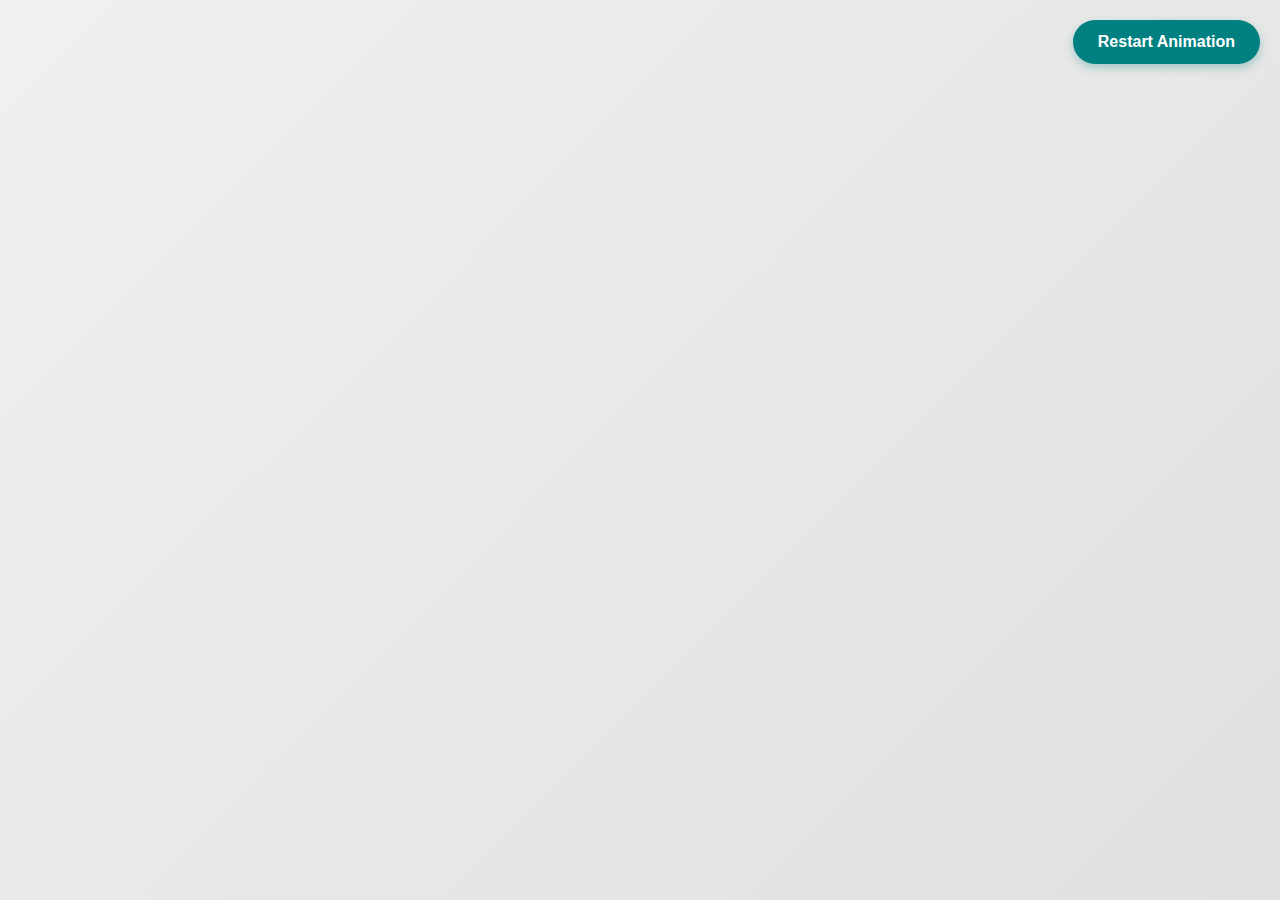
<file: index.html>
<!DOCTYPE html>
<html lang="en">
<head>
    <meta charset="UTF-8">
    <meta name="viewport" content="width=device-width, initial-scale=1.0">
    <title>Heritage Business Solutions - Logo Animation</title>
    <link rel="stylesheet" href="https://fonts.googleapis.com/css2?family=Poppins:wght@300;600;800;900&display=swap">
    <link rel="stylesheet" href="style.css">
</head>
<body>

<div class="animation-container">
    <button class="restart-btn" onclick="restartAnimation()">Restart Animation</button>
    <div class="logo-container">
        <div class="logo-icon">
            <svg viewBox="0 0 700 600">
                <path class="ring-path" d="m 329.98,305.15 c -11.16,5.36 -17.37,11.94 -27.52,26.43 -8.62,17.59 -14.36,37.98 -10.56,57.52 2.49,18.63 16.39,35.15 34.52,40.32 21.08,6.11 45.07,5.53 64.21,-6.10 12.79,-7.77 26.25,-17.91 29.91,-33.26 4.74,-18.45 0.60,-39.22 -12.17,-53.60 -14.40,-18.45 -36.21,-30.86 -59.34,-34.15 -5.86,-0.59 -13.54,0.65 -19.05,2.84 z"/>
                <path class="ring-path" d="m 331.16,221.88 c -3.99,-0.05 -7.98,0.16 -11.92,0.89 -22.99,3.68 -43.18,17.28 -57.35,35.45 -30.89,37.02 -41.61,87.09 -38.14,134.37 0.43,33.68 21.72,65.91 52.06,80.32 39.47,21.00 87.23,17.87 128.40,3.69 32.06,-10.09 59.76,-33.50 75.61,-63.04 17.37,-38.28 9.88,-85.63 -17.30,-117.44 -29.42,-37.29 -70.96,-68.49 -119.40,-73.54 -3.97,-0.32 -7.97,-0.64 -11.96,-0.70 z m -0.576,22.85 c 10.36,-0.21 20.86,1.73 30.86,4.24 23.93,6.01 46.63,22.18 65.05,39.66 15.78,14.98 29.73,32.97 36.83,53.89 8.96,26.22 3.13,56.15 -13.67,77.94 -20.31,26.89 -54.45,37.88 -86.25,43.95 -17.97,4.22 -36.68,3.09 -54.35,-1.94 -25.17,-4.51 -48.18,-21.60 -58.41,-45.19 -7.42,-21.60 -7.74,-45.09 -5.28,-67.58 5.35,-26.56 13.04,-54.26 29.72,-75.58 9.36,-11.96 20.04,-20.61 37.15,-26.37 6.97,-2.00 13.13,-2.90 19.24,-3.02 z"/>
                <path class="ring-path" d="M 296.33,99.23 C 233.04,101.38 172.87,138.23 142.31,193.78 100.61,264.67 92.78,351.02 104.28,431.20 c 4.62,36.65 18.75,72.43 45.27,98.80 42.45,40.04 103.50,48.65 159.06,55.47 52.59,3.68 106.11,6.29 158.36,-2.22 55.60,-9.19 111.60,-38.57 137.19,-91.00 33.70,-70.95 22.24,-156.97 -13.44,-224.88 C 548.46,194.19 476.86,138.33 396.03,114.13 363.44,106.02 330.06,98.92 296.33,99.23 Z m 32.77,14.40 c 41.81,1.32 81.69,18.54 116.96,40.46 44.58,23.56 85.80,57.04 110.98,100.00 28.33,48.33 46.35,102.78 37.18,163.91 -9.14,60.90 -90.44,129.11 -163.67,147.54 -55.72,14.02 -113.84,13.88 -169.16,0.51 -53.84,-12.99 -107.39,-46.92 -124.61,-101.87 -15.93,-57.55 -15.62,-119.87 1.68,-177.11 17.74,-69.00 62.95,-132.68 127.96,-164.04 13.93,-6.49 29.45,-8.31 44.64,-8.94 6.04,-0.49 12.06,-0.63 18.04,-0.46 z"/>
                <path class="ring-path" d="m 321.16,156.33 c -4.65,0.14 -9.21,0.51 -13.52,1.12 -36.83,5.26 -57.34,17.15 -89.48,54.63 -32.52,37.93 -55.29,108.44 -56.18,166.71 -0.47,30.65 4.18,61.76 19.19,89.76 29.67,55.34 98.64,79.48 154.77,78.72 29.45,-0.40 88.96,-10.83 130.38,-34.00 37.85,-21.17 65.39,-47.59 82.27,-97.62 C 563.25,372.17 552.65,315.11 519.80,270.62 480.79,217.78 431.40,178.29 360.75,160.27 349.80,157.48 335.10,155.90 321.16,156.33 Z m -3.07,19.14 c 3.49,-0.11 6.98,0.10 10.41,0.65 35.03,5.66 69.81,17.92 99.92,36.68 28.60,17.82 54.62,41.66 73.10,69.84 25.31,38.60 44.77,90.22 25.65,134.21 -22.03,50.67 -69.65,81.36 -115.02,97.31 -31.92,11.22 -67.19,12.21 -101.03,9.80 -44.26,-5.48 -90.52,-26.91 -112.28,-67.73 -12.44,-28.18 -16.97,-59.93 -14.38,-90.29 3.99,-46.72 16.95,-96.17 45.38,-133.15 22.11,-28.76 48.01,-49.44 77.86,-56.01 3.42,-0.75 6.91,-1.19 10.39,-1.31 z"/>
            </svg>
        </div>
        <div class="logo-text">
            <div class="main-text">heritage</div>
            <div class="sub-text">business solutions</div>
        </div>
    </div>
</div>

<script src="script.js"></script>

</body>
</html>
</file>
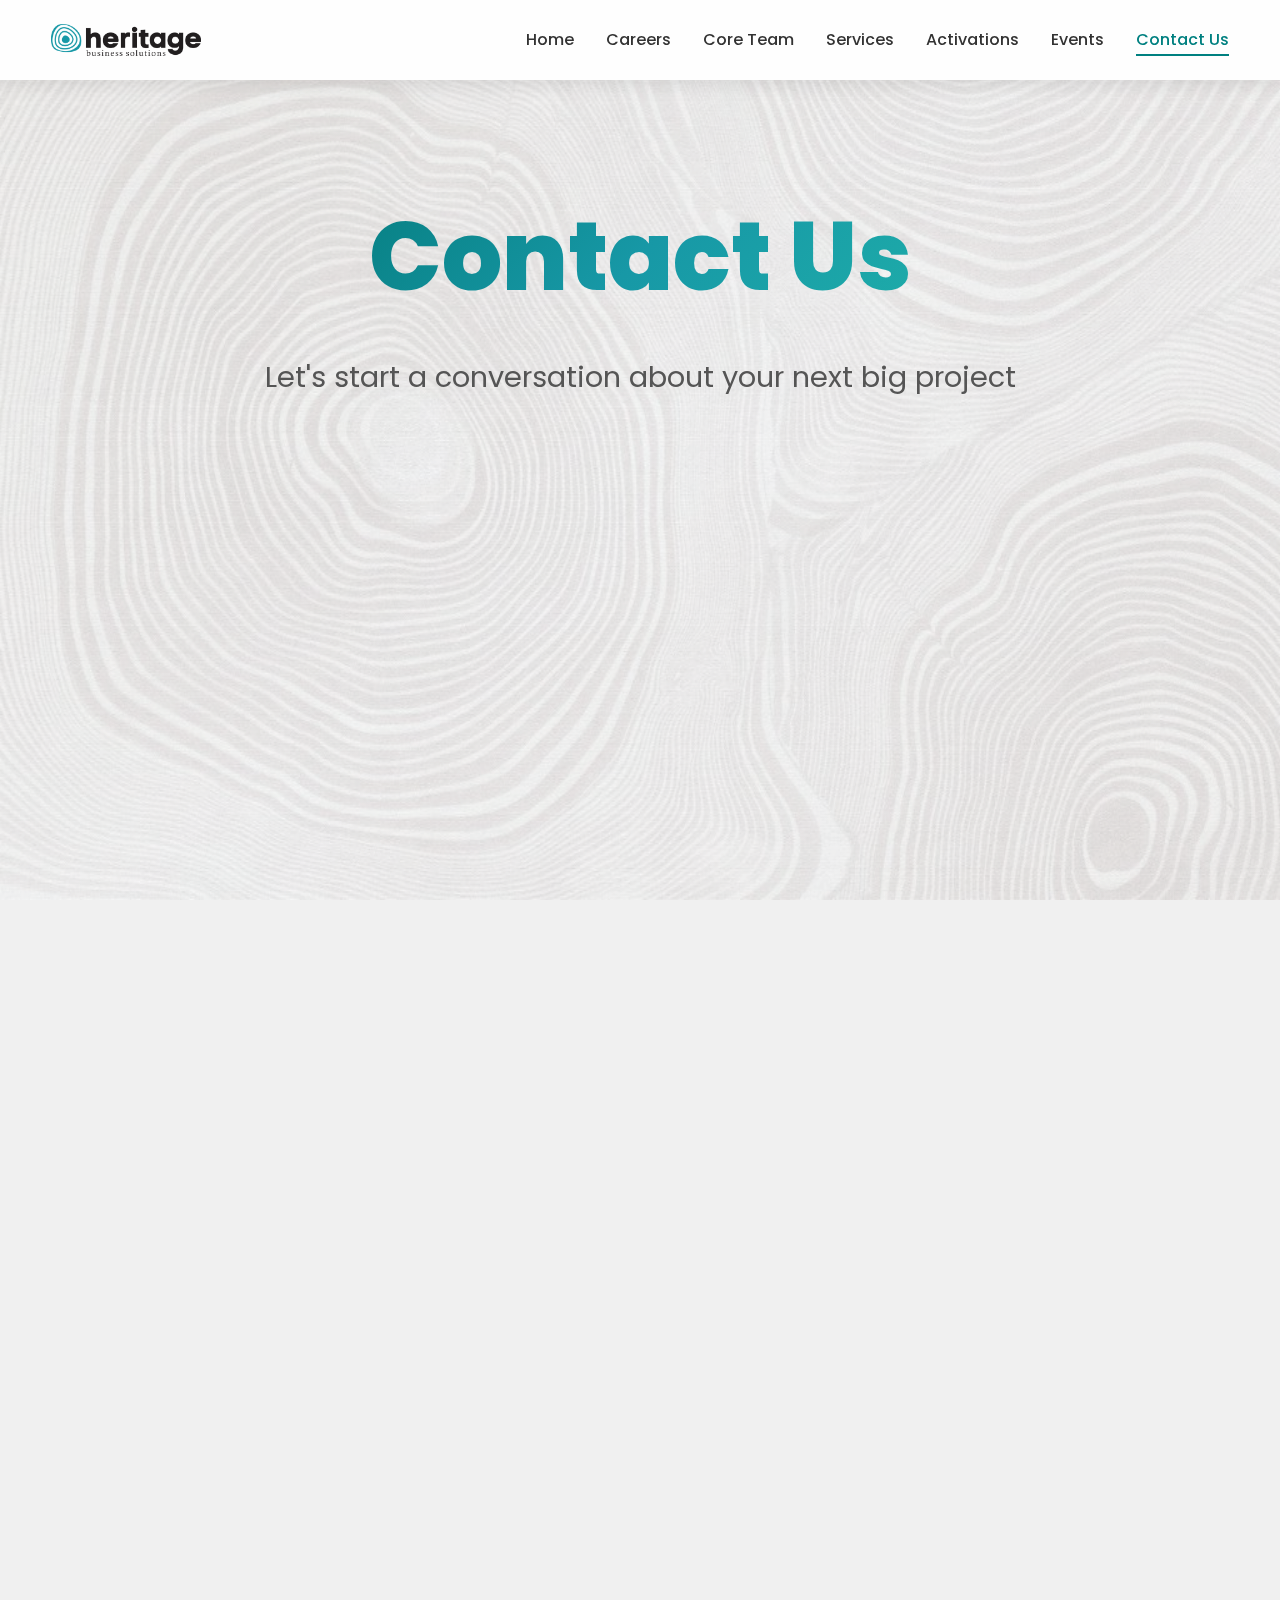
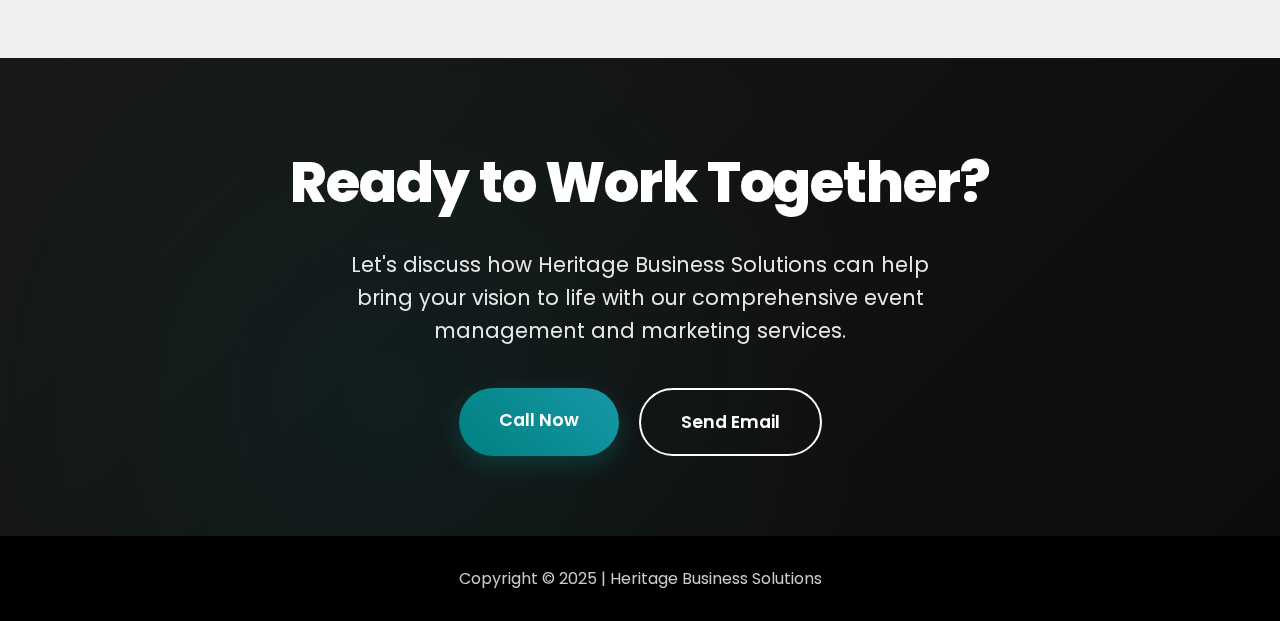
<file: contact-us.html>
<!DOCTYPE html>
<html lang="en">
<head>
    <meta charset="UTF-8">
    <meta name="viewport" content="width=device-width, initial-scale=1.0">
    <title>Contact Us - Heritage Business Solutions</title>
    <link rel="stylesheet" href="https://fonts.googleapis.com/css2?family=Poppins:wght@300;400;500;600;700;800;900&display=swap">
    <link rel="stylesheet" href="contact-us.css">
    <link rel="icon" type="image/png" href="Images/tab.png">
    <link rel="shortcut icon" type="image/png" href="Images/tab.png">
    <link rel="apple-touch-icon" href="Images/tab.png">
</head>
<body>
    <img src="Images/background.png" alt="Background" class="fixed-background" id="fixedBackground">

    <nav class="navbar">
        <div class="nav-container">
            <a href="index.html" class="nav-logo">
                <div class="logo-image-container">
                    <img src="Images/logo.png" alt="Heritage Business Solutions Logo">
                </div>
            </a>
            <ul class="nav-menu">
                <li><a href="index.html">Home</a></li>
                <li><a href="careers.html">Careers</a></li>
                <li><a href="core-team.html">Core Team</a></li>
                <li><a href="services.html">Services</a></li>
                <li><a href="index.html#activations">Activations</a></li>
                <li><a href="index.html#events">Events</a></li>
                <li><a href="contact-us.html" class="active">Contact Us</a></li>
            </ul>
            <div class="mobile-menu-toggle">
                <span></span>
                <span></span>
                <span></span>
            </div>
        </div>
    </nav>

    <section class="contact-hero">
        <div class="hero-content">
            <h1>Contact Us</h1>
            <p>Let's start a conversation about your next big project</p>
        </div>
    </section>

    <section class="contact-section">
        <div class="contact-container">
            <!-- Contact Information -->
            <div class="contact-info">
                <h2>Get In Touch</h2>
                
                <div class="contact-item">
                    <div class="contact-icon">
                        <svg viewBox="0 0 24 24">
                            <path d="M12,2C8.13,2 5,5.13 5,9c0,5.25 7,13 7,13s7,-7.75 7,-13C19,5.13 15.87,2 12,2zM7,9c0,-2.76 2.24,-5 5,-5s5,2.24 5,5c0,2.88 -2.88,7.19 -5,9.88C9.92,16.21 7,11.85 7,9z"/>
                            <circle cx="12" cy="9" r="2.5"/>
                        </svg>
                    </div>
                    <div class="contact-details">
                        <h3>Our Location</h3>
                        <p>First Floor, 270 Y Block,<br>DHA Phase 3, Lahore, Pakistan</p>
                    </div>
                </div>

                <div class="contact-item">
                    <div class="contact-icon">
                        <svg viewBox="0 0 24 24">
                            <path d="M20,4H4C2.89,4 2,4.89 2,6V18A2,2 0 0,0 4,20H20A2,2 0 0,0 22,18V6C22,4.89 21.1,4 20,4M20,8L12,13L4,8V6L12,11L20,6V8Z"/>
                        </svg>
                    </div>
                    <div class="contact-details">
                        <h3>Email Us</h3>
                        <p><a href="mailto:info@heritagesols.com">info@heritagesols.com</a></p>
                    </div>
                </div>

                <div class="contact-item">
                    <div class="contact-icon">
                        <svg viewBox="0 0 24 24">
                            <path d="M6.62,10.79C8.06,13.62 10.38,15.94 13.21,17.38L15.41,15.18C15.69,14.9 16.08,14.82 16.43,14.93C17.55,15.3 18.75,15.5 20,15.5A1,1 0 0,1 21,16.5V20A1,1 0 0,1 20,21A17,17 0 0,1 3,4A1,1 0 0,1 4,3H7.5A1,1 0 0,1 8.5,4C8.5,5.25 8.7,6.45 9.07,7.57C9.18,7.92 9.1,8.31 8.82,8.59L6.62,10.79Z"/>
                        </svg>
                    </div>
                    <div class="contact-details">
                        <h3>Call Us</h3>
                        <p><a href="tel:+923334244588">+92 333 4244 588</a></p>
                    </div>
                </div>

                <div class="business-hours">
                    <h3>Business Hours</h3>
                    <div class="hours-grid">
                        <div class="hour-item">
                            <span class="day">Monday - Friday</span>
                            <span class="time">9:00 AM - 6:00 PM</span>
                        </div>
                        <div class="hour-item">
                            <span class="day">Saturday</span>
                            <span class="time">10:00 AM - 4:00 PM</span>
                        </div>
                        <div class="hour-item">
                            <span class="day">Sunday</span>
                            <span class="time">Closed</span>
                        </div>
                        <div class="hour-item">
                            <span class="day">Emergency</span>
                            <span class="time">24/7 Available</span>
                        </div>
                    </div>
                </div>
            </div>

            <!-- Map Section -->
            <div class="map-container">
                <h2>Find Us</h2>
                <iframe 
                    class="map-embed"
                    src="https://www.google.com/maps/embed?pb=!1m18!1m12!1m3!1d3403.4736842897085!2d74.34485771512238!3d31.463580481388396!2m3!1f0!2f0!3f0!3m2!1i1024!2i768!4f13.1!3m3!1m2!1s0x39190178f1b8a8a7%3A0x8b5b5b5b5b5b5b5b!2sDHA%20Phase%203%2C%20Lahore%2C%20Punjab%2C%20Pakistan!5e0!3m2!1sen!2s!4v1634567890123!5m2!1sen!2s"
                    allowfullscreen=""
                    loading="lazy"
                    referrerpolicy="no-referrer-when-downgrade">
                </iframe>
            </div>
        </div>
    </section>

    <section class="cta-section">
        <div class="cta-content">
            <h2>Ready to Work Together?</h2>
            <p>Let's discuss how Heritage Business Solutions can help bring your vision to life with our comprehensive event management and marketing services.</p>
            <div class="cta-buttons">
                <a href="tel:+923334244588" class="cta-btn primary">Call Now</a>
                <a href="mailto:info@heritagesols.com" class="cta-btn secondary">Send Email</a>
            </div>
        </div>
    </section>

    <footer class="footer">
        <p>Copyright © 2025 | Heritage Business Solutions</p>
    </footer>

    <script src="contact-us.js"></script>
</body>
</html>
</file>
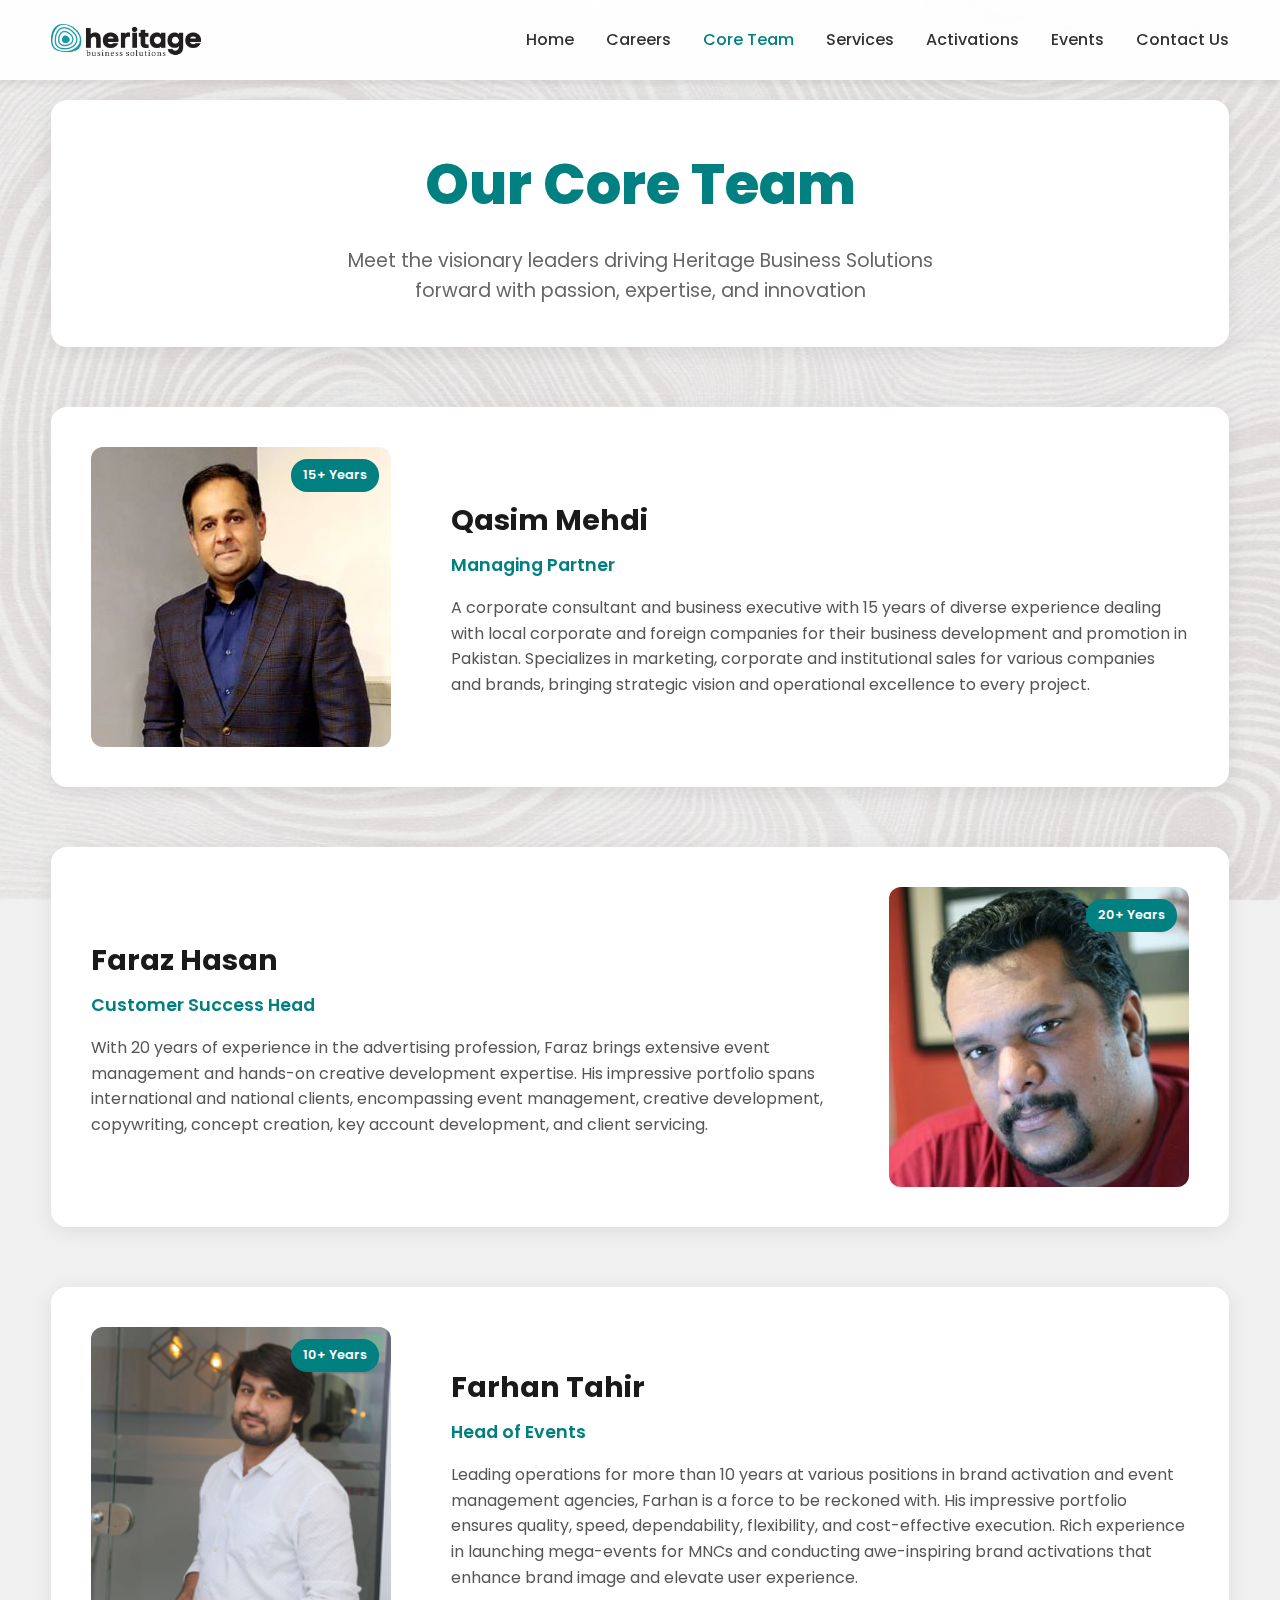
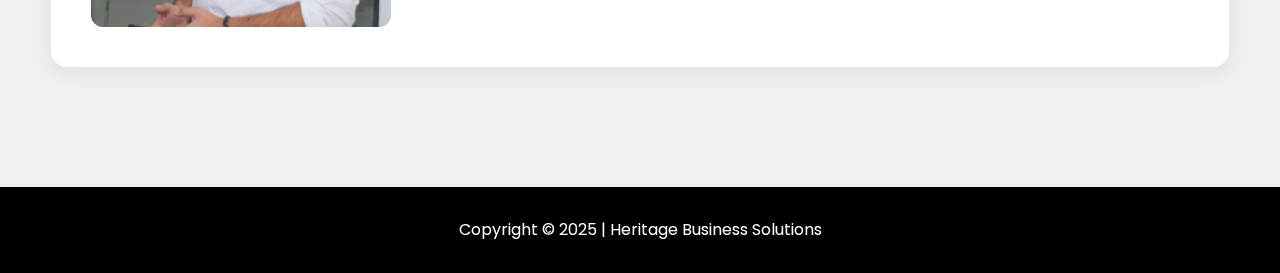
<file: core-team.html>
<!DOCTYPE html>
<html lang="en">
<head>
    <meta charset="UTF-8">
    <meta name="viewport" content="width=device-width, initial-scale=1.0">
    <title>Core Team - Heritage Business Solutions</title>
    <link rel="stylesheet" href="https://fonts.googleapis.com/css2?family=Poppins:wght@300;400;600;700;800;900&display=swap">
    <link rel="stylesheet" href="core-team.css">
    <link rel="icon" type="image/png" href="Images/tab.png">
    <link rel="shortcut icon" type="image/png" href="Images/tab.png">
    <link rel="apple-touch-icon" href="Images/tab.png">
</head>
<body>
    <img src="Images/background.png" alt="Background" class="fixed-background">

    <nav class="navbar">
        <div class="nav-container">
            <a href="index.html" class="nav-logo">
                <div class="logo-image-container">
                    <img src="Images/logo.png" alt="Heritage Business Solutions Logo">
                </div>
            </a>
            <ul class="nav-menu">
                <li><a href="index.html">Home</a></li>
                <li><a href="careers.html">Careers</a></li>
                <li><a href="core-team.html" class="active">Core Team</a></li>
                <li><a href="services.html">Services</a></li>
                <li><a href="index.html#activations">Activations</a></li>
                <li><a href="index.html#events">Events</a></li>
                <li><a href="contact-us.html">Contact Us</a></li>
            </ul>
            <div class="mobile-menu-toggle">
                <span></span>
                <span></span>
                <span></span>
            </div>
        </div>
    </nav>

    <section class="core-team-section">
        <div class="section-title">
            <h1>Our Core Team</h1>
            <p>Meet the visionary leaders driving Heritage Business Solutions forward with passion, expertise, and innovation</p>
        </div>

        <div class="team-container">
            <!-- Qasim Mehdi - Left Image, Right Description -->
            <div class="team-member">
                <div class="member-image">
                    <img src="Team/Qasim.jpeg" alt="Qasim Mehdi">
                    <div class="experience-badge">15+ Years</div>
                </div>
                <div class="member-info">
                    <h2>Qasim Mehdi</h2>
                    <h3>Managing Partner</h3>
                    <p>A corporate consultant and business executive with 15 years of diverse experience dealing with local corporate and foreign companies for their business development and promotion in Pakistan. Specializes in marketing, corporate and institutional sales for various companies and brands, bringing strategic vision and operational excellence to every project.</p>
                </div>
            </div>

            <!-- Faraz Hasan - Right Image, Left Description -->
            <div class="team-member reverse">
                <div class="member-info">
                    <h2>Faraz Hasan</h2>
                    <h3>Customer Success Head</h3>
                    <p>With 20 years of experience in the advertising profession, Faraz brings extensive event management and hands-on creative development expertise. His impressive portfolio spans international and national clients, encompassing event management, creative development, copywriting, concept creation, key account development, and client servicing.</p>
                </div>
                <div class="member-image">
                    <img src="Team/Faraz-e1638096910230-300x300.jpeg" alt="Faraz Hasan">
                    <div class="experience-badge">20+ Years</div>
                </div>
            </div>

            <!-- Farhan Tahir - Left Image, Right Description -->
            <div class="team-member">
                <div class="member-image">
                    <img src="Team/Farahan-e1638096645312.png" alt="Farhan Tahir">
                    <div class="experience-badge">10+ Years</div>
                </div>
                <div class="member-info">
                    <h2>Farhan Tahir</h2>
                    <h3>Head of Events</h3>
                    <p>Leading operations for more than 10 years at various positions in brand activation and event management agencies, Farhan is a force to be reckoned with. His impressive portfolio ensures quality, speed, dependability, flexibility, and cost-effective execution. Rich experience in launching mega-events for MNCs and conducting awe-inspiring brand activations that enhance brand image and elevate user experience.</p>
                </div>
            </div>
        </div>
    </section>

    <footer class="footer">
        <p>Copyright © 2025 | Heritage Business Solutions</p>
    </footer>

    <script src="core-team.js"></script>
</body>
</html>
</file>
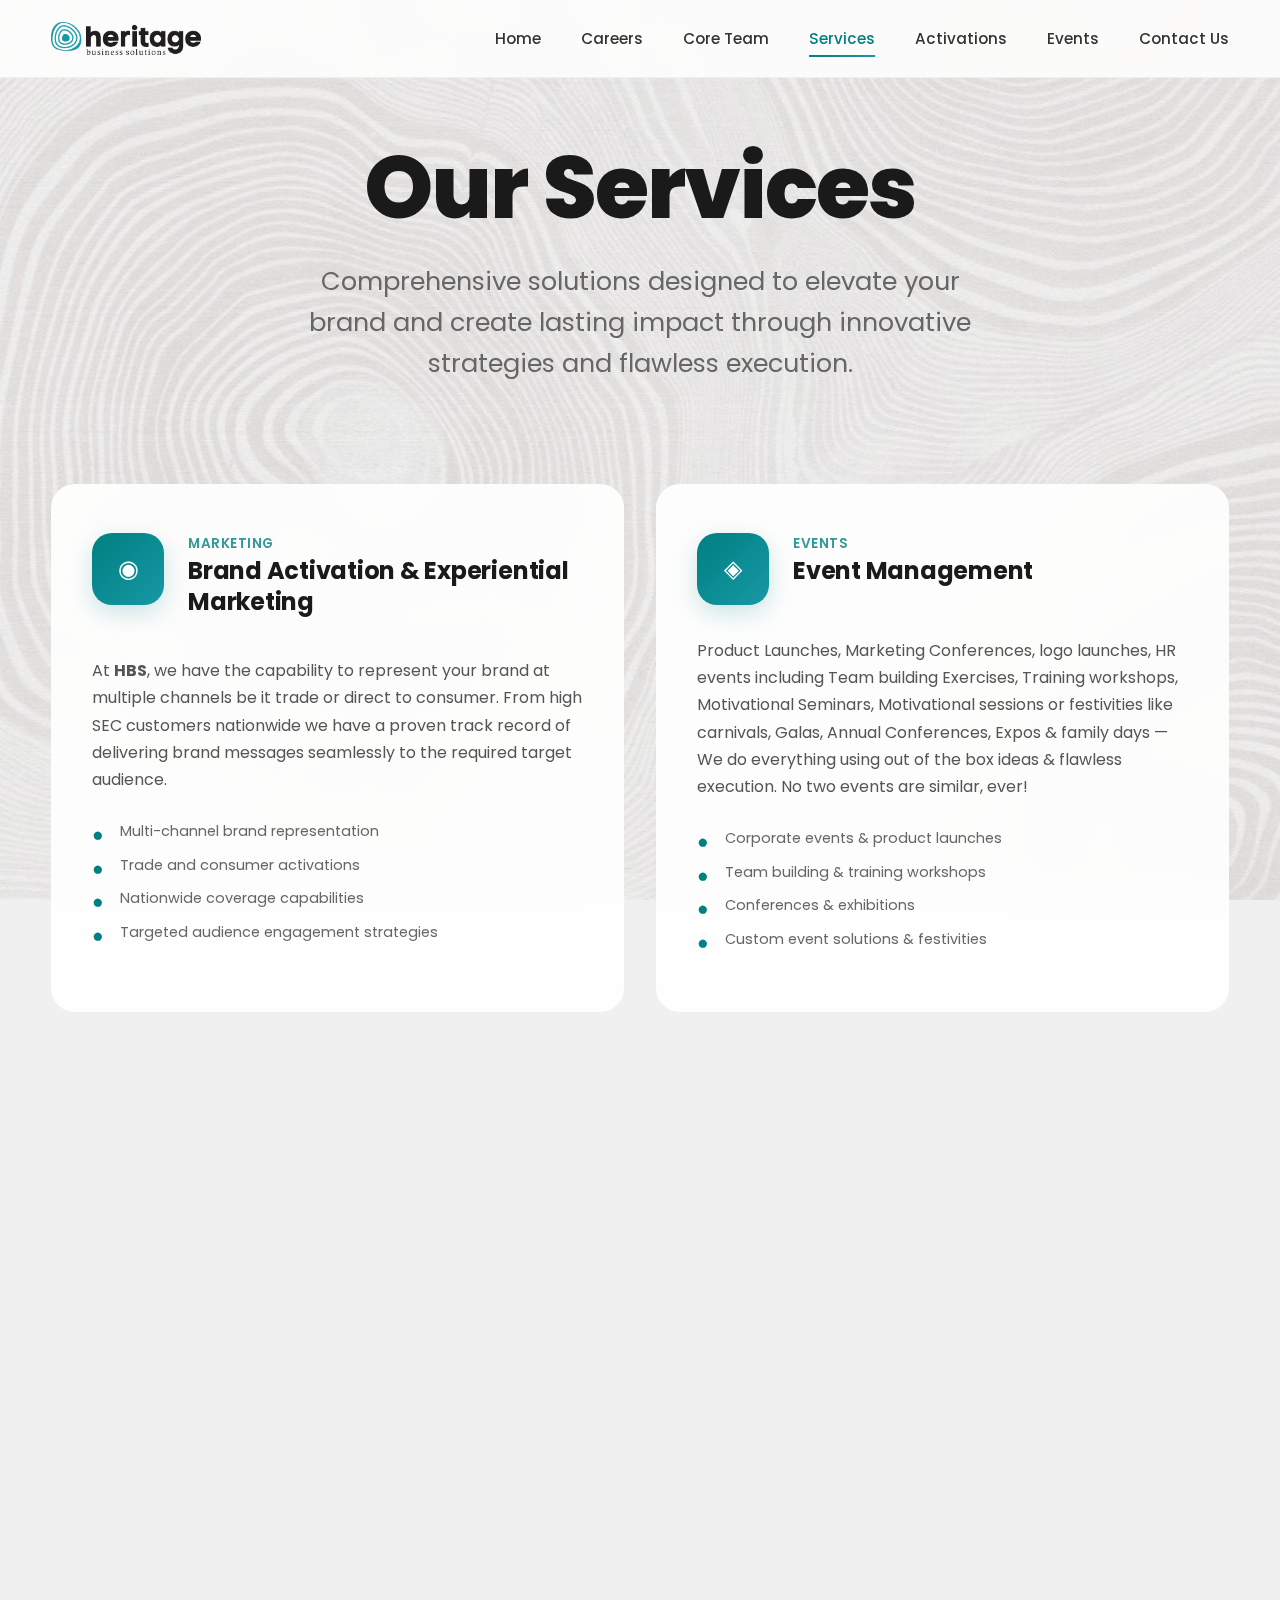
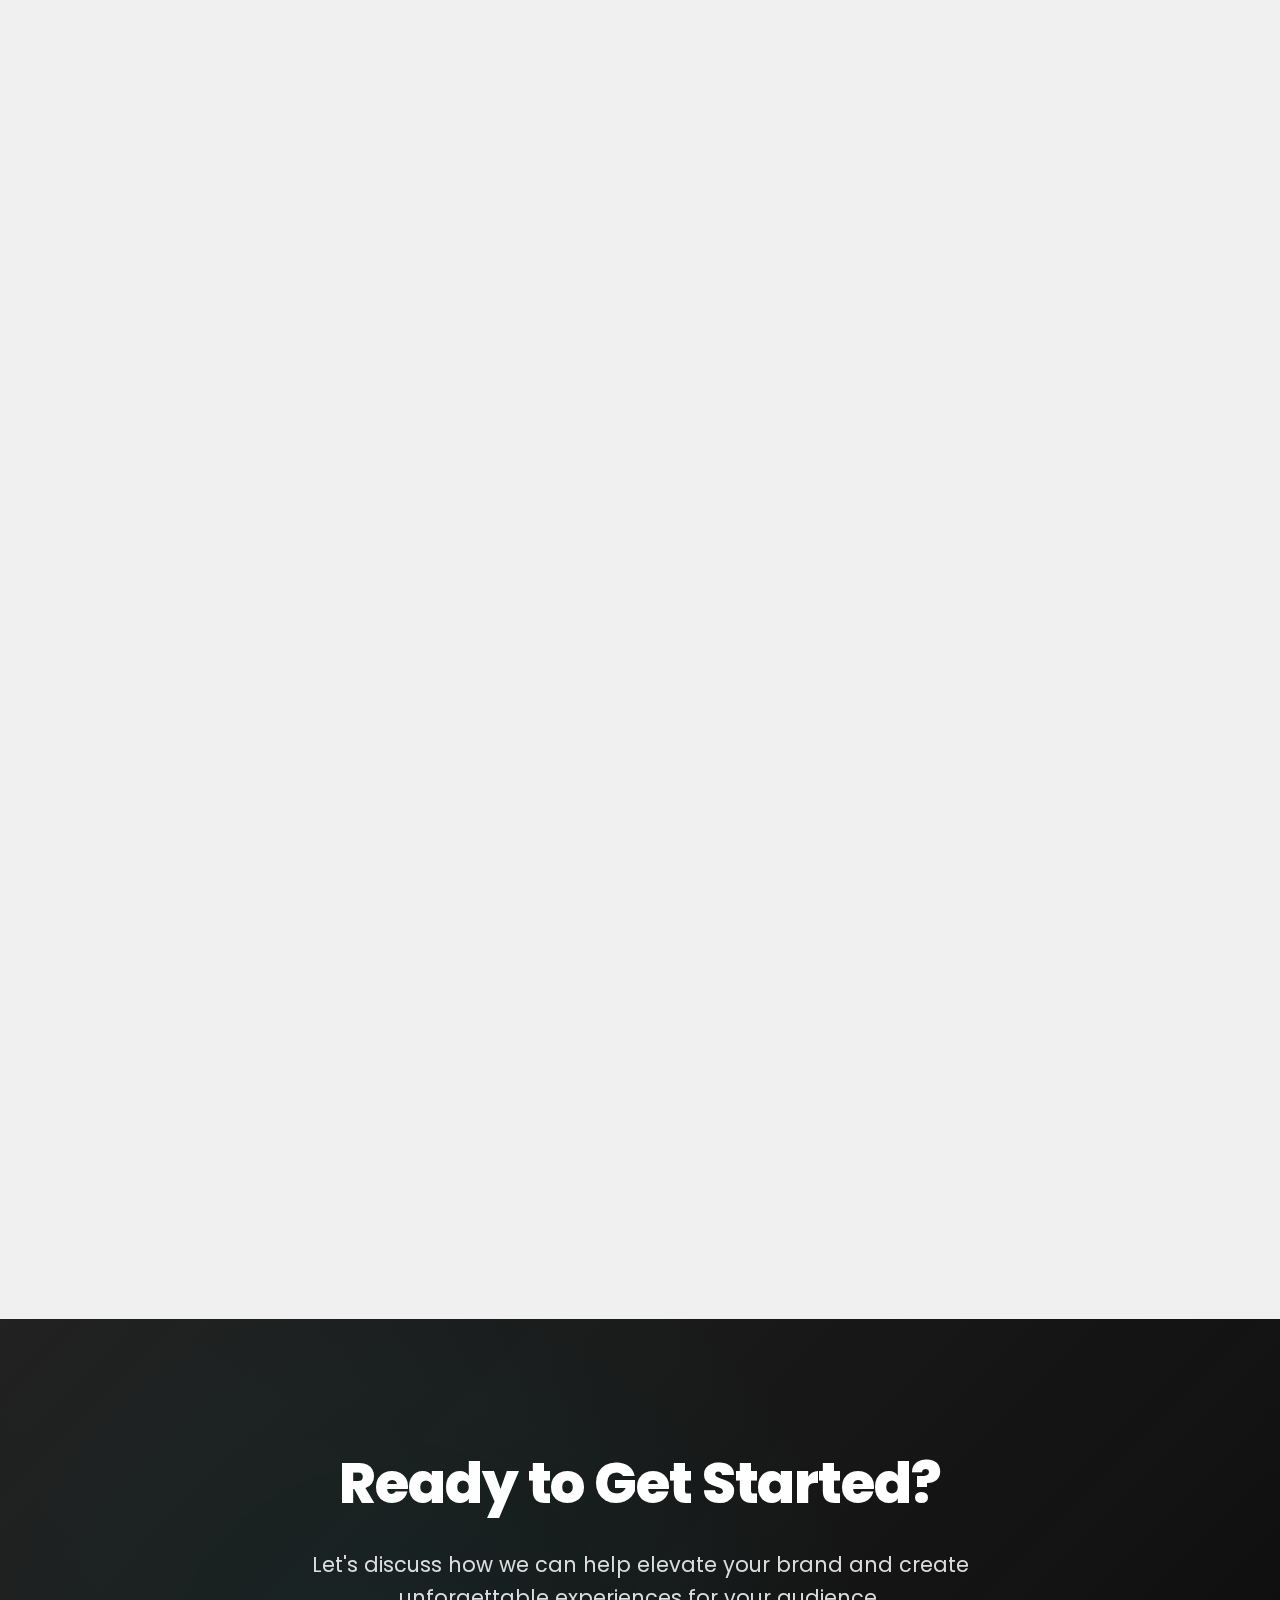
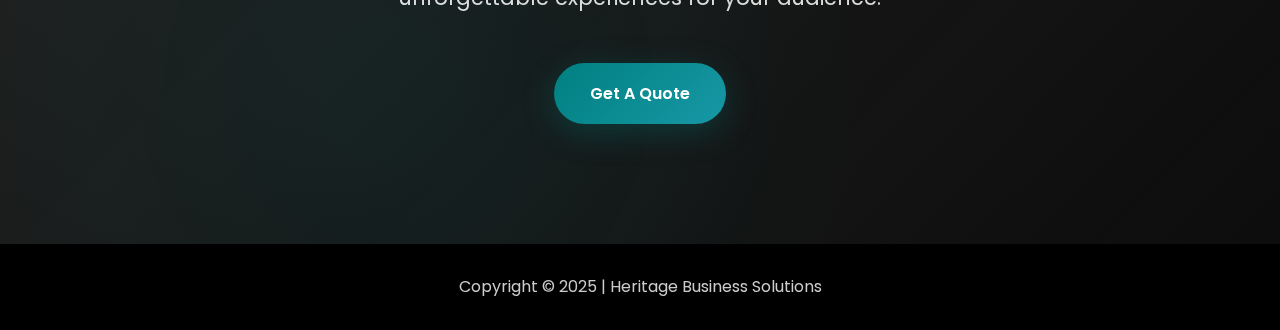
<file: services.html>
<!DOCTYPE html>
<html lang="en">
<head>
    <meta charset="UTF-8">
    <meta name="viewport" content="width=device-width, initial-scale=1.0">
    <title>Services - Heritage Business Solutions</title>
    <link rel="stylesheet" href="https://fonts.googleapis.com/css2?family=Poppins:wght@300;400;500;600;700;800;900&display=swap">
    <link rel="stylesheet" href="services.css">
    <link rel="icon" type="image/png" href="Images/tab.png">
</head>
<body>
    <img src="Images/background.png" alt="Background" class="fixed-background" id="fixedBackground">

    <nav class="navbar">
        <div class="nav-container">
            <a href="index.html" class="nav-logo">
                <div class="logo-image-container">
                    <img src="Images/logo.png" alt="Heritage Business Solutions Logo">
                </div>
            </a>
            <ul class="nav-menu">
                <li><a href="index.html">Home</a></li>
                <li><a href="careers.html">Careers</a></li>
                <li><a href="core-team.html">Core Team</a></li>
                <li><a href="services.html" class="active">Services</a></li>
                <li><a href="index.html#activations">Activations</a></li>
                <li><a href="index.html#events">Events</a></li>
                <li><a href="contact-us.html">Contact Us</a></li>
            </ul>
            <div class="mobile-menu-toggle">
                <span></span>
                <span></span>
                <span></span>
            </div>
        </div>
    </nav>

    <section class="services-hero">
        <div class="hero-content">
            <h1>Our Services</h1>
            <p class="hero-subtitle">Comprehensive solutions designed to elevate your brand and create lasting impact through innovative strategies and flawless execution.</p>
        </div>
    </section>

    <section class="services-section">
        <div class="services-container">
            <div class="services-grid">
                <div class="service-card">
                    <div class="service-header">
                        <div class="service-icon">
                            <span class="icon-symbol">◉</span>
                        </div>
                        <div class="service-title">
                            <div class="service-category">Marketing</div>
                            <h3>Brand Activation & Experiential Marketing</h3>
                        </div>
                    </div>
                    <p class="service-description">At <strong>HBS</strong>, we have the capability to represent your brand at multiple channels be it trade or direct to consumer. From high SEC customers nationwide we have a proven track record of delivering brand messages seamlessly to the required target audience.</p>
                    <ul class="service-features">
                        <li>Multi-channel brand representation</li>
                        <li>Trade and consumer activations</li>
                        <li>Nationwide coverage capabilities</li>
                        <li>Targeted audience engagement strategies</li>
                    </ul>
                </div>

                <div class="service-card">
                    <div class="service-header">
                        <div class="service-icon">
                            <span class="icon-symbol">◈</span>
                        </div>
                        <div class="service-title">
                            <div class="service-category">Events</div>
                            <h3>Event Management</h3>
                        </div>
                    </div>
                    <p class="service-description">Product Launches, Marketing Conferences, logo launches, HR events including Team building Exercises, Training workshops, Motivational Seminars, Motivational sessions or festivities like carnivals, Galas, Annual Conferences, Expos & family days — We do everything using out of the box ideas & flawless execution. No two events are similar, ever!</p>
                    <ul class="service-features">
                        <li>Corporate events & product launches</li>
                        <li>Team building & training workshops</li>
                        <li>Conferences & exhibitions</li>
                        <li>Custom event solutions & festivities</li>
                    </ul>
                </div>

                <div class="service-card">
                    <div class="service-header">
                        <div class="service-icon">
                            <span class="icon-symbol">◊</span>
                        </div>
                        <div class="service-title">
                            <div class="service-category">Production</div>
                            <h3>Merchandizing & Fabrication</h3>
                        </div>
                    </div>
                    <p class="service-description">We have an in-house fabrication workshop capable of handling multiple materials and items. This coupled with access to creative staff gives us the opportunity to turn around merchandizing solutions quickly.</p>
                    <ul class="service-features">
                        <li>In-house fabrication workshop</li>
                        <li>Multi-material manufacturing capabilities</li>
                        <li>Creative design team integration</li>
                        <li>Rapid turnaround times</li>
                    </ul>
                </div>

                <div class="service-card">
                    <div class="service-header">
                        <div class="service-icon">
                            <span class="icon-symbol">◓</span>
                        </div>
                        <div class="service-title">
                            <div class="service-category">Relations</div>
                            <h3>Government & Public Relations</h3>
                        </div>
                    </div>
                    <p class="service-description">We pride ourselves on our government relations capability. We have represented multiple local and multinational business groups and have successfully delivered on policy and procedural regulations impacting commercial objectives. This has also aided us in quickly acquiring activation permissions at locations that are deemed traditionally difficult.</p>
                    <ul class="service-features">
                        <li>Government relations expertise</li>
                        <li>Policy & regulatory guidance</li>
                        <li>Permission acquisition services</li>
                        <li>Multi-national representation</li>
                    </ul>
                </div>

                <div class="service-card">
                    <div class="service-header">
                        <div class="service-icon">
                            <span class="icon-symbol">◐</span>
                        </div>
                        <div class="service-title">
                            <div class="service-category">Creative</div>
                            <h3>Creative Concept & Design</h3>
                        </div>
                    </div>
                    <p class="service-description">At HBS we work on the overarching "Big Idea" that captures audience interest, influences their emotional response and inspires them to take action. It is a unifying theme that can be used across all campaign messages, calls to action, communication channels and audiences. Typically, our design is embodied in a headline, tagline and a key visual which lead to 3D modeling. Our aim is to create successful creative concepts that are distinctive, memorable, unifying and relevant.</p>
                    <ul class="service-features">
                        <li>Strategic "Big Idea" development</li>
                        <li>Multi-channel campaign themes</li>
                        <li>3D modeling & visualization</li>
                        <li>Distinctive brand messaging</li>
                    </ul>
                </div>

                <div class="service-card">
                    <div class="service-header">
                        <div class="service-icon">
                            <span class="icon-symbol">◒</span>
                        </div>
                        <div class="service-title">
                            <div class="service-category">Strategy</div>
                            <h3>Marketing Consultancy</h3>
                        </div>
                    </div>
                    <p class="service-description">We offer professional Marketing Consultancy provided by experienced and qualified experts in the field of marketing. While marketing teams and agencies are usually just focused on implementation and execution, we at HBS are specialized in strategy, auditing, and analytics as well so as to providing a holistic direction.</p>
                    <ul class="service-features">
                        <li>Strategic marketing planning</li>
                        <li>Performance auditing & analysis</li>
                        <li>Data-driven insights & analytics</li>
                        <li>Holistic business direction</li>
                    </ul>
                </div>

                <div class="service-card">
                    <div class="service-header">
                        <div class="service-icon">
                            <span class="icon-symbol">◑</span>
                        </div>
                        <div class="service-title">
                            <div class="service-category">Digital</div>
                            <h3>Digital Services</h3>
                        </div>
                    </div>
                    <p class="service-description">Our fluency in this unique integration of on-ground and online is the key to effectively translate brand requirements into successful and measurable consumer experiences with technology driven quantifiable ROI analysis. We take pride in our experience & understanding of both sides of the business i.e. brand's requirements, & brand activation integration with technological solutions – after all it's all about the money!</p>
                    <ul class="service-features">
                        <li>Online-offline integration solutions</li>
                        <li>Technology-driven brand experiences</li>
                        <li>Quantifiable ROI analysis</li>
                        <li>Measurable consumer engagement</li>
                    </ul>
                </div>
            </div>
        </div>
    </section>

    <section class="cta-section">
        <div class="cta-content">
            <h2>Ready to Get Started?</h2>
            <p>Let's discuss how we can help elevate your brand and create unforgettable experiences for your audience.</p>
            <div class="cta-buttons">
                <a href="#contact" class="cta-btn primary">
                    Get A Quote
                </a>
            </div>
        </div>
    </section>

    <footer class="footer">
        <p>Copyright © 2025 | Heritage Business Solutions</p>
    </footer>

    <script src="services.js"></script>
</body>
</html>
</file>
<file: style.css>
* {
    margin: 0;
    padding: 0;
    box-sizing: border-box;
}

body {
    font-family: 'Poppins', -apple-system, BlinkMacSystemFont, 'Segoe UI', Roboto, sans-serif;
    background: linear-gradient(135deg, #f0f0f0, #e0e0e0);
    display: flex;
    justify-content: center;
    align-items: center;
    min-height: 100vh;
    overflow: hidden;
    position: relative;
}

.animation-container {
    position: relative;
    width: 100vw;
    height: 100vh;
    display: flex;
    justify-content: center;
    align-items: center;
    overflow: hidden;
}

.background-image {
    position: absolute;
    top: 0;
    left: 0;
    width: 100%;
    height: 100%;
    object-fit: cover;
    opacity: 0;
    transition: opacity 2.2s ease-in-out;
    z-index: -1;
}

.particle {
    position: absolute;
    border-radius: 50%;
    pointer-events: none;
    opacity: 0;
    will-change: transform, opacity;
}

.particle.black { background: #333; }
.particle.gray { background: #666; }
.particle.cyan { background: #008080; }

.logo-container {
    display: flex;
    align-items: center;
    justify-content: center;
    opacity: 0;
    transform: scale(0.7);
    filter: drop-shadow(0 15px 30px rgba(0, 0, 0, 0.15));
    transition: all 1s cubic-bezier(0.23, 1, 0.32, 1);
    z-index: 10;
    max-width: 95vw;
    padding: 0 2.5vw;
    position: absolute;
    top: 50%;
    left: 50%;
    transform-origin: center center;
}

.logo-icon {
    width: 20vw;
    height: 20vw;
    min-width: 120px;
    min-height: 120px;
    max-width: 384px;
    max-height: 384px;
    margin-right: 3vw;
    position: relative;
    flex-shrink: 0;
}

.logo-icon svg {
    width: 100%;
    height: 100%;
    opacity: 0;
    transform: scale(0.9);
    transition: opacity 0.5s ease, transform 0.5s ease;
}

.ring-path {
    fill: #1798A6;
    stroke: #1798A6;
    stroke-width: 0;
    opacity: 0;
    transition: opacity 0.6s ease;
}

.logo-text {
    display: flex;
    flex-direction: column;
    white-space: nowrap;
    flex-shrink: 1;
    min-width: 0;
}

.main-text {
    font-size: clamp(2.5rem, 8vw, 10.8rem);
    font-weight: 800;
    color: #222;
    letter-spacing: clamp(-2px, -0.35vw, -6px);
    line-height: 1;
    opacity: 0;
    transform: translateY(clamp(20px, 4vw, 72px));
    transition: all 0.9s cubic-bezier(0.23, 1, 0.32, 1);
}

.sub-text {
    font-size: clamp(1.5rem, 4vw, 2.7rem);
    font-weight: 300;
    color: #444;
    letter-spacing: clamp(1px, 0.35vw, 6px);
    margin-top: clamp(2px, 0.5vw, 10px);
    margin-left: clamp(2px, 0.35vw, 4px);
    opacity: 0;
    transform: translateY(clamp(20px, 4vw, 72px));
    transition: all 0.9s cubic-bezier(0.23, 1, 0.32, 1);
}

.restart-btn {
    position: absolute;
    top: 20px;
    right: 20px;
    padding: 12px 25px;
    background: #008080;
    color: white;
    border: none;
    border-radius: 25px;
    cursor: pointer;
    font-weight: 600;
    font-size: 1rem;
    box-shadow: 0 4px 10px rgba(0, 128, 128, 0.3);
    transition: all 0.3s ease;
    z-index: 100;
    min-height: 44px;
    min-width: 44px;
    touch-action: manipulation;
}

.restart-btn:hover {
    background: #006666;
    transform: translateY(-3px) scale(1.02);
    box-shadow: 0 6px 15px rgba(0, 128, 128, 0.4);
}

.restart-btn:active {
    transform: translateY(-1px) scale(0.98);
}

/* Mobile Portrait - 25% smaller (0.75x) */
@media (max-width: 768px) and (orientation: portrait) {
    .logo-container {
        flex-direction: column;
        text-align: center;
        padding: 3vh 3vw;
        transform: scale(0.525) translate(-50%, -50%); /* 0.7 * 0.75 = 0.525 */
    }

    .logo-icon {
        width: 38vw; /* Reduced from 63vw for better fit */
        height: 38vw;
        min-width: 150px; /* Reduced from 270px */
        min-height: 150px;
        max-width: 250px; /* Reduced from 450px */
        max-height: 250px;
        margin-right: 0;
        margin-bottom: 3vh; /* Reduced spacing */
    }

    .main-text {
        font-size: clamp(2.8rem, 14vw, 7rem); /* Reduced for better fit */
        letter-spacing: clamp(-1.5px, -0.7vw, -4px);
    }

    .sub-text {
        font-size: clamp(1.2rem, 5.5vw, 2.5rem); /* Reduced for better fit */
        letter-spacing: clamp(0.8px, 1.2vw, 4px);
        margin-top: clamp(8px, 2vh, 18px);
    }

    .restart-btn {
        top: 15px;
        right: 15px;
        padding: 10px 20px;
        font-size: 0.9rem;
    }
}

/* Mobile Landscape - Fixed to fit on screen */
@media (max-width: 1024px) and (orientation: landscape) and (max-height: 768px) {
    .logo-container {
        padding: 1vh 2vw;
        transform: scale(0.6) translate(-50%, -50%); /* Reduced scale to fit */
    }

    .logo-icon {
        width: 25vw; /* Reduced from 36vw */
        height: 25vw;
        min-width: 120px; /* Reduced from 200px */
        min-height: 120px;
        max-width: 200px; /* Reduced from 400px */
        max-height: 200px;
        margin-right: 3vw; /* Reduced spacing */
    }

    .logo-text {
        margin-top: 8vh; /* Add 8vh margin for landscape mode */
    }

    .main-text {
        font-size: clamp(2.5rem, 8vw, 5rem); /* Reduced for landscape fit */
    }

    .sub-text {
        font-size: clamp(1rem, 3vw, 2rem); /* Reduced for landscape fit */
    }
}

/* Tablet Portrait - Fixed to fit on screen */
@media (min-width: 769px) and (max-width: 1024px) and (orientation: portrait) {
    .logo-container {
        flex-direction: column;
        text-align: center;
        padding: 4vh 4vw;
        transform: scale(0.8) translate(-50%, -50%); /* Reduced scale to fit */
    }

    .logo-icon {
        width: 35vw; /* Reduced from 50vw */
        height: 35vw;
        max-width: 300px; /* Reduced from 600px */
        max-height: 300px;
        margin-right: 0;
        margin-bottom: 3vh;
    }

    .main-text {
        font-size: clamp(4rem, 12vw, 8rem); /* Reduced for tablet portrait fit */
    }

    .sub-text {
        font-size: clamp(1.8rem, 4vw, 3rem); /* Reduced for tablet portrait fit */
    }
}

/* Tablet Landscape - Keep existing */
@media (min-width: 769px) and (max-width: 1024px) and (orientation: landscape) {
    .logo-container {
        transform: scale(1.0) translate(-50%, -50%); /* Moderate scale for tablet landscape */
    }

    .logo-icon {
        width: 25vw;
        height: 25vw;
        max-width: 300px;
        max-height: 300px;
    }

    .logo-text {
        margin-top: 8vh; /* Add 8vh margin for landscape mode */
    }

    .main-text {
        font-size: clamp(3rem, 10vw, 6rem);
    }

    .sub-text {
        font-size: clamp(1.5rem, 3.5vw, 2.5rem);
    }
}

/* Very small screens - 25% smaller (0.75x) */
@media (max-width: 480px) {
    .logo-container {
        padding: 3vh 3vw;
        flex-direction: column;
        text-align: center;
        transform: scale(0.45) translate(-50%, -50%); /* 0.6 * 0.75 = 0.45 */
    }

    .logo-icon {
        width: 50vw; /* Reduced from 108vw for much better fit */
        height: 50vw;
        min-width: 120px; /* Reduced from 216px */
        min-height: 120px;
        max-width: 180px; /* Reduced from 324px */
        max-height: 180px;
        margin-right: 0;
        margin-bottom: 2vh; /* Reduced spacing */
    }

    .logo-text {
        display: flex;
        flex-direction: column;
        white-space: nowrap;
        flex-shrink: 1;
        min-width: 0;
        margin-top: -1vh; /* Reduced negative margin */
    }

    .main-text {
        font-size: clamp(3rem, 16vw, 4.5rem); /* Reduced for better fit */
    }

    .sub-text {
        font-size: clamp(0.9rem, 4.5vw, 1.5rem); /* Reduced for better fit */
        font-weight: 300;
        color: #444;
        letter-spacing: clamp(1px, 0.5vw, 6px);
        margin-top: clamp(2px, 0.7vw, 12px);
        margin-left: clamp(2px, 0.5vw, 5px);
        opacity: 0;
        transform: translateY(clamp(20px, 5vw, 60px));
        transition: all 0.9s cubic-bezier(0.23, 1, 0.32, 1);
    }

    .restart-btn {
        top: 10px;
        right: 10px;
        padding: 8px 16px;
        font-size: 0.8rem;
    }
}

/* Desktop and larger screens - 1.5x larger */
@media (min-width: 1025px) {
    .logo-container {
        transform: scale(1.05) translate(-50%, -50%); /* 0.7 * 1.5 = 1.05 */
    }

    .logo-icon {
        width: 22vw; /* Slightly increased for desktop */
        height: 22vw;
        min-width: 180px; /* Increased minimum */
        min-height: 180px;
        max-width: 450px; /* Increased maximum */
        max-height: 450px;
    }

    .logo-text {
        margin-top: 8vh; /* Add 8vh margin for desktop */
    }

    .main-text {
        font-size: clamp(3.5rem, 10vw, 14rem); /* Increased for desktop */
    }

    .sub-text {
        font-size: clamp(2rem, 5vw, 3.5rem); /* Increased for desktop */
    }
}
</file>
<file: contact-us.css>
/* Contact Us Page Specific Styles */

* {
    margin: 0;
    padding: 0;
    box-sizing: border-box;
}

body {
    font-family: 'Poppins', -apple-system, BlinkMacSystemFont, 'Segoe UI', Roboto, sans-serif;
    background: #f0f0f0;
    overflow-x: hidden;
    line-height: 1.6;
}

/* Fixed background */
.fixed-background {
    position: fixed;
    top: 0;
    left: 0;
    width: 100%;
    height: 100%;
    background: linear-gradient(135deg, 
        rgba(235, 235, 232, 0.8) 0%, 
        rgba(248, 250, 252, 0.9) 50%, 
        rgba(240, 240, 240, 0.8) 100%);
    z-index: -1;
    opacity: 0.8;
}

/* Navigation */
.navbar {
    position: fixed;
    top: 0;
    width: 100%;
    background: rgba(255, 255, 255, 0.95);
    backdrop-filter: blur(10px);
    -webkit-backdrop-filter: blur(10px);
    z-index: 1000;
    padding: 0 4vw;
    box-shadow: 0 2px 20px rgba(0, 0, 0, 0.1);
    transition: all 0.3s ease;
}

.nav-container {
    display: flex;
    justify-content: space-between;
    align-items: center;
    max-width: 1400px;
    margin: 0 auto;
    height: 80px;
}

.nav-logo {
    text-decoration: none;
}

.logo-image-container {
    width: 150px;
    height: 45px;
}

.logo-image-container img {
    width: 100%;
    height: 100%;
    object-fit: contain;
}

.nav-menu {
    display: flex;
    list-style: none;
    gap: 2rem;
}

.nav-menu a {
    text-decoration: none;
    color: #333;
    font-weight: 500;
    transition: color 0.3s ease;
    position: relative;
}

.nav-menu a::after {
    content: '';
    position: absolute;
    bottom: -5px;
    left: 0;
    width: 0;
    height: 2px;
    background: #008080;
    transition: width 0.3s ease;
}

.nav-menu a:hover::after,
.nav-menu a.active::after {
    width: 100%;
}

.nav-menu a:hover,
.nav-menu a.active {
    color: #008080;
}

.mobile-menu-toggle {
    display: none;
    flex-direction: column;
    cursor: pointer;
    padding: 5px;
}

.mobile-menu-toggle span {
    width: 25px;
    height: 3px;
    background: #333;
    margin: 3px 0;
    transition: 0.3s;
}

/* Contact Hero Section */
.contact-hero {
    min-height: 60vh;
    display: flex;
    align-items: center;
    justify-content: center;
    text-align: center;
    padding: 120px 4vw 80px 4vw;
    position: relative;
}

.hero-content h1 {
    font-size: clamp(3rem, 8vw, 6rem);
    font-weight: 800;
    color: #222;
    margin-bottom: 20px;
    background: linear-gradient(135deg, #027878 0%, #1798A6 50%, #20B2AA 100%);
    background-clip: text;
    -webkit-background-clip: text;
    -webkit-text-fill-color: transparent;
}

.hero-content p {
    font-size: clamp(1.2rem, 3vw, 1.8rem);
    color: #555;
    font-weight: 400;
}

/* Contact Section */
.contact-section {
    padding: 0 4vw 100px 4vw;
    position: relative;
}

.contact-container {
    max-width: 1400px;
    margin: 0 auto;
    display: grid;
    grid-template-columns: 1fr 1fr;
    gap: 60px;
    align-items: start;
}

/* Contact Information */
.contact-info {
    background: rgba(255, 255, 255, 0.95);
    backdrop-filter: blur(10px);
    -webkit-backdrop-filter: blur(10px);
    border-radius: 20px;
    padding: 50px 40px;
    box-shadow: 0 10px 30px rgba(0, 0, 0, 0.1);
    border-top: 4px solid #008080;
    opacity: 0;
    transform: translateY(30px);
    animation: fadeInUp 0.8s ease forwards;
}

.contact-info h2 {
    font-size: 2.5rem;
    font-weight: 700;
    color: #222;
    margin-bottom: 30px;
}

.contact-item {
    display: flex;
    align-items: flex-start;
    margin-bottom: 30px;
    padding: 20px;
    background: rgba(0, 128, 128, 0.05);
    border-radius: 15px;
    transition: all 0.3s ease;
}

.contact-item:hover {
    background: rgba(0, 128, 128, 0.1);
    transform: translateY(-2px);
}

.contact-icon {
    width: 50px;
    height: 50px;
    background: linear-gradient(135deg, #008080, #1798A6);
    border-radius: 12px;
    display: flex;
    align-items: center;
    justify-content: center;
    margin-right: 20px;
    flex-shrink: 0;
}

.contact-icon svg {
    width: 24px;
    height: 24px;
    fill: white;
}

.contact-details h3 {
    font-size: 1.3rem;
    font-weight: 600;
    color: #008080;
    margin-bottom: 8px;
}

.contact-details p {
    font-size: 1.1rem;
    color: #555;
    line-height: 1.6;
}

.contact-details a {
    color: #008080;
    text-decoration: none;
    transition: color 0.3s ease;
}

.contact-details a:hover {
    color: #006666;
    text-decoration: underline;
}

/* Map Section */
.map-container {
    background: rgba(255, 255, 255, 0.95);
    backdrop-filter: blur(10px);
    -webkit-backdrop-filter: blur(10px);
    border-radius: 20px;
    padding: 30px;
    box-shadow: 0 10px 30px rgba(0, 0, 0, 0.1);
    border-top: 4px solid #1798A6;
    opacity: 0;
    transform: translateY(30px);
    animation: fadeInUp 0.8s ease forwards 0.2s;
}

.map-container h2 {
    font-size: 2rem;
    font-weight: 700;
    color: #222;
    margin-bottom: 25px;
    text-align: center;
}

.map-embed {
    width: 100%;
    height: 400px;
    border: none;
    border-radius: 15px;
    box-shadow: 0 5px 20px rgba(0, 0, 0, 0.1);
}

/* Business Hours */
.business-hours {
    margin-top: 40px;
    padding: 30px;
    background: rgba(0, 128, 128, 0.05);
    border-radius: 15px;
}

.business-hours h3 {
    font-size: 1.5rem;
    font-weight: 600;
    color: #008080;
    margin-bottom: 20px;
    text-align: center;
}

.hours-grid {
    display: grid;
    grid-template-columns: 1fr 1fr;
    gap: 15px;
}

.hour-item {
    display: flex;
    justify-content: space-between;
    padding: 12px 20px;
    background: white;
    border-radius: 10px;
    box-shadow: 0 2px 10px rgba(0, 0, 0, 0.05);
}

.hour-item .day {
    font-weight: 600;
    color: #333;
}

.hour-item .time {
    color: #008080;
    font-weight: 500;
}

/* Call to Action */
.cta-section {
    background: linear-gradient(135deg, rgba(0, 0, 0, 0.9), rgba(0, 0, 0, 0.95));
    padding: 80px 4vw;
    text-align: center;
    margin-top: 80px;
    position: relative;
    overflow: hidden;
}

.cta-section::before {
    content: '';
    position: absolute;
    top: 0;
    left: 0;
    right: 0;
    bottom: 0;
    background: radial-gradient(circle at 30% 70%, rgba(0, 128, 128, 0.1) 0%, transparent 50%);
    pointer-events: none;
}

.cta-content {
    position: relative;
    z-index: 2;
}

.cta-content h2 {
    font-size: clamp(2.5rem, 6vw, 3.5rem);
    font-weight: 800;
    color: white;
    margin-bottom: 20px;
    letter-spacing: -0.02em;
}

.cta-content p {
    font-size: clamp(1.1rem, 3vw, 1.3rem);
    color: rgba(255, 255, 255, 0.9);
    margin-bottom: 40px;
    max-width: 600px;
    margin-left: auto;
    margin-right: auto;
    line-height: 1.6;
}

.cta-buttons {
    display: flex;
    gap: 20px;
    justify-content: center;
    flex-wrap: wrap;
}

.cta-btn {
    padding: 18px 40px;
    border: none;
    border-radius: 50px;
    cursor: pointer;
    font-weight: 600;
    font-size: 1.1rem;
    text-decoration: none;
    display: inline-block;
    transition: all 0.3s cubic-bezier(0.16, 1, 0.3, 1);
    position: relative;
    overflow: hidden;
}

.cta-btn.primary {
    background: linear-gradient(45deg, #008080, #1798A6);
    color: white;
    box-shadow: 0 8px 25px rgba(0, 128, 128, 0.3);
}

.cta-btn.primary:hover {
    background: linear-gradient(45deg, #006666, #137a87);
    transform: translateY(-3px);
    box-shadow: 0 12px 35px rgba(0, 128, 128, 0.4);
}

.cta-btn.secondary {
    background: transparent;
    color: white;
    border: 2px solid white;
}

.cta-btn.secondary:hover {
    background: white;
    color: #008080;
    transform: translateY(-3px);
}

/* Footer */
.footer {
    background: #000;
    color: white;
    text-align: center;
    padding: 30px 4vw;
}

.footer p {
    font-size: 1rem;
    color: #ccc;
}

/* Animation for page load */
@keyframes fadeInUp {
    to {
        opacity: 1;
        transform: translateY(0);
    }
}

/* Mobile Responsiveness */
@media (max-width: 768px) {
    .nav-menu {
        display: none;
        position: absolute;
        top: 100%;
        left: 0;
        width: 100%;
        background: rgba(255, 255, 255, 0.95);
        backdrop-filter: blur(10px);
        flex-direction: column;
        padding: 20px;
        box-shadow: 0 5px 20px rgba(0, 0, 0, 0.1);
    }

    .nav-menu.active {
        display: flex;
    }

    .mobile-menu-toggle {
        display: flex;
    }

    .logo-image-container {
        width: 120px;
        height: 36px;
    }

    .contact-hero {
        padding: 100px 4vw 60px 4vw;
        min-height: 50vh;
    }

    .contact-container {
        grid-template-columns: 1fr;
        gap: 40px;
    }

    .contact-info,
    .map-container {
        padding: 30px 20px;
    }

    .contact-info h2,
    .map-container h2 {
        font-size: 2rem;
    }

    .contact-item {
        flex-direction: column;
        text-align: center;
    }

    .contact-icon {
        margin-right: 0;
        margin-bottom: 15px;
        align-self: center;
    }

    .hours-grid {
        grid-template-columns: 1fr;
    }

    .business-hours {
        padding: 20px;
    }

    .cta-section {
        padding: 60px 4vw;
    }

    .cta-buttons {
        flex-direction: column;
        align-items: center;
    }

    .cta-btn {
        width: 100%;
        max-width: 300px;
    }
}

@media (max-width: 480px) {
    .contact-hero {
        padding: 90px 4vw 50px 4vw;
    }

    .contact-section {
        padding: 40px 4vw 80px 4vw;
    }

    .contact-info,
    .map-container {
        padding: 20px 15px;
        border-radius: 15px;
    }

    .contact-info h2,
    .map-container h2 {
        font-size: 1.8rem;
        margin-bottom: 20px;
    }

    .contact-item {
        padding: 15px;
        margin-bottom: 20px;
    }

    .contact-icon {
        width: 45px;
        height: 45px;
        margin-bottom: 12px;
    }

    .contact-icon svg {
        width: 20px;
        height: 20px;
    }

    .contact-details h3 {
        font-size: 1.2rem;
    }

    .contact-details p {
        font-size: 1rem;
    }

    .map-embed {
        height: 300px;
    }

    .business-hours {
        padding: 20px;
        margin-top: 30px;
    }

    .business-hours h3 {
        font-size: 1.3rem;
        margin-bottom: 15px;
    }

    .hour-item {
        padding: 10px 15px;
        font-size: 0.9rem;
    }

    .cta-section {
        padding: 50px 4vw;
        margin-top: 60px;
    }

    .cta-content h2 {
        margin-bottom: 15px;
    }

    .cta-content p {
        margin-bottom: 30px;
    }

    .cta-btn {
        padding: 15px 30px;
        font-size: 1rem;
    }
}

/* Tablet Responsive */
@media (min-width: 769px) and (max-width: 1024px) {
    .contact-container {
        gap: 50px;
    }

    .contact-info,
    .map-container {
        padding: 40px 30px;
    }

    .map-embed {
        height: 350px;
    }
}

/* Enhanced hover effects for desktop */
@media (hover: hover) {
    .contact-item:hover {
        transform: translateY(-5px);
        box-shadow: 0 5px 20px rgba(0, 128, 128, 0.15);
    }

    .hour-item:hover {
        transform: translateY(-2px);
        box-shadow: 0 4px 15px rgba(0, 0, 0, 0.1);
    }
}
</file>
<file: core-team.css>
* {
    margin: 0;
    padding: 0;
    box-sizing: border-box;
}

body {
    font-family: 'Poppins', sans-serif;
    background: #f0f0f0;
    line-height: 1.6;
    color: #333;
}

/* Fixed background */
.fixed-background {
    position: fixed;
    top: 0;
    left: 0;
    width: 100%;
    height: 100%;
    object-fit: cover;
    z-index: -1;
    opacity: 0.8;
}

/* Navigation */
.navbar {
    position: fixed;
    top: 0;
    width: 100%;
    background: rgba(255, 255, 255, 0.95);
    z-index: 1000;
    padding: 0 4vw;
    box-shadow: 0 2px 10px rgba(0, 0, 0, 0.1);
}

.nav-container {
    display: flex;
    justify-content: space-between;
    align-items: center;
    max-width: 1400px;
    margin: 0 auto;
    height: 80px;
}

.nav-logo {
    text-decoration: none;
}

.logo-image-container {
    width: 150px;
    height: 45px;
}

.logo-image-container img {
    width: 100%;
    height: 100%;
    object-fit: contain;
}

.nav-menu {
    display: flex;
    list-style: none;
    gap: 2rem;
}

.nav-menu a {
    text-decoration: none;
    color: #333;
    font-weight: 500;
}

.nav-menu a:hover,
.nav-menu a.active {
    color: #008080;
}

.mobile-menu-toggle {
    display: none;
    flex-direction: column;
    cursor: pointer;
}

.mobile-menu-toggle span {
    width: 25px;
    height: 3px;
    background: #333;
    margin: 2px 0;
}

/* Main content */
.core-team-section {
    padding: 100px 4vw 60px;
    max-width: 1400px;
    margin: 0 auto;
}

.section-title {
    text-align: center;
    margin-bottom: 60px;
    background: white;
    padding: 40px;
    border-radius: 16px;
    box-shadow: 0 4px 20px rgba(0, 0, 0, 0.08);
}

.section-title h1 {
    font-size: clamp(2rem, 5vw, 3.5rem);
    font-weight: 800;
    color: #008080;
    margin-bottom: 16px;
}

.section-title p {
    font-size: clamp(1rem, 2vw, 1.2rem);
    color: #666;
    max-width: 600px;
    margin: 0 auto;
}

/* Team layout */
.team-container {
    display: flex;
    flex-direction: column;
    gap: 60px;
}

.team-member {
    display: grid;
    grid-template-columns: 300px 1fr;
    gap: 60px;
    align-items: center;
    background: white;
    padding: 40px;
    border-radius: 16px;
    box-shadow: 0 4px 20px rgba(0, 0, 0, 0.08);
}

.team-member.reverse {
    grid-template-columns: 1fr 300px;
}

.team-member.reverse .member-image {
    order: 2;
}

.team-member.reverse .member-info {
    order: 1;
}

.member-image {
    width: 300px;
    height: 300px;
    border-radius: 12px;
    overflow: hidden;
    position: relative;
    background: #f8f9fa;
}

.member-image img {
    width: 100%;
    height: 100%;
    object-fit: cover;
}

.experience-badge {
    position: absolute;
    top: 12px;
    right: 12px;
    background: #008080;
    color: white;
    padding: 6px 12px;
    border-radius: 16px;
    font-size: 0.8rem;
    font-weight: 600;
}

.member-info h2 {
    font-size: 1.8rem;
    font-weight: 700;
    color: #1a1a1a;
    margin-bottom: 8px;
}

.member-info h3 {
    font-size: 1.1rem;
    color: #008080;
    font-weight: 600;
    margin-bottom: 16px;
}

.member-info p {
    font-size: 1rem;
    color: #555;
    line-height: 1.6;
}

/* Footer */
.footer {
    background: #000;
    color: white;
    text-align: center;
    padding: 30px 4vw;
    margin-top: 60px;
}

/* Mobile */
@media (max-width: 768px) {
    .nav-menu {
        display: none;
        position: absolute;
        top: 100%;
        left: 0;
        width: 100%;
        background: white;
        flex-direction: column;
        padding: 20px;
        box-shadow: 0 4px 20px rgba(0, 0, 0, 0.1);
    }

    .nav-menu.active {
        display: flex;
    }

    .mobile-menu-toggle {
        display: flex;
    }

    .logo-image-container {
        width: 120px;
        height: 36px;
    }

    .core-team-section {
        padding: 90px 20px 40px;
    }

    .section-title {
        margin-bottom: 40px;
        padding: 30px 20px;
    }

    .team-container {
        gap: 40px;
    }

    .team-member,
    .team-member.reverse {
        grid-template-columns: 1fr;
        gap: 30px;
        padding: 30px 20px;
        text-align: center;
    }

    .team-member.reverse .member-image,
    .team-member.reverse .member-info {
        order: initial;
    }

    .member-image {
        width: 200px;
        height: 200px;
        margin: 0 auto;
    }

    .member-info h2 {
        font-size: 1.5rem;
    }
}

@media (max-width: 480px) {
    .team-member {
        padding: 20px 15px;
    }

    .member-image {
        width: 180px;
        height: 180px;
    }
}
</file>
<file: services.css>
* {
    margin: 0;
    padding: 0;
    box-sizing: border-box;
}

body {
    font-family: 'Poppins', -apple-system, BlinkMacSystemFont, 'Segoe UI', Roboto, sans-serif;
    background: #f0f0f0;
    overflow-x: hidden;
    line-height: 1.6;
    -webkit-font-smoothing: antialiased;
    -moz-osx-font-smoothing: grayscale;
}

/* Fixed background that stays throughout the site */
.fixed-background {
    position: fixed;
    top: 0;
    left: 0;
    width: 100%;
    height: 100%;
    object-fit: cover;
    z-index: -1;
    opacity: 0.8;
    transition: opacity 2.2s ease-in-out;
    pointer-events: none;
}

/* Navigation */
.navbar {
    position: fixed;
    top: 0;
    left: 0;
    width: 100%;
    background: rgba(255, 255, 255, 0.85);
    backdrop-filter: blur(20px) saturate(180%);
    -webkit-backdrop-filter: blur(20px) saturate(180%);
    z-index: 1000;
    padding: 0 4vw;
    border-bottom: 1px solid rgba(0, 128, 128, 0.08);
    transition: all 0.3s cubic-bezier(0.4, 0, 0.2, 1);
}

.nav-container {
    display: flex;
    justify-content: space-between;
    align-items: center;
    max-width: 1400px;
    margin: 0 auto;
    padding: 1rem 0;
}

.nav-logo {
    display: flex;
    align-items: center;
    text-decoration: none;
    color: #222;
    transition: transform 0.2s cubic-bezier(0.25, 0.46, 0.45, 0.94);
}

.nav-logo:hover {
    transform: scale(0.98);
}

.logo-image-container {
    width: 150px;
    height: 45px;
    display: flex;
    align-items: center;
    justify-content: center;
}

.logo-image-container img {
    width: 100%;
    height: 100%;
    object-fit: contain;
}

.nav-menu {
    display: flex;
    list-style: none;
    gap: 2.5rem;
}

.nav-menu li a {
    text-decoration: none;
    color: #333;
    font-weight: 500;
    font-size: 0.95rem;
    transition: all 0.2s cubic-bezier(0.25, 0.46, 0.45, 0.94);
    position: relative;
    padding: 0.5rem 0;
}

.nav-menu li a::after {
    content: '';
    position: absolute;
    bottom: 0;
    left: 0;
    width: 0;
    height: 2px;
    background: linear-gradient(90deg, #008080, #1798A6);
    transition: width 0.25s cubic-bezier(0.25, 0.46, 0.45, 0.94);
}

.nav-menu li a:hover::after,
.nav-menu li a.active::after {
    width: 100%;
}

.nav-menu li a:hover,
.nav-menu li a.active {
    color: #008080;
}

.mobile-menu-toggle {
    display: none;
    flex-direction: column;
    cursor: pointer;
    padding: 8px;
    border-radius: 8px;
    transition: background 0.2s ease;
}

.mobile-menu-toggle:hover {
    background: rgba(0, 128, 128, 0.05);
}

.mobile-menu-toggle span {
    width: 24px;
    height: 2px;
    background: #333;
    margin: 3px 0;
    transition: 0.3s;
    border-radius: 1px;
}

/* Services Hero Section */
.services-hero {
    padding: 140px 4vw 100px;
    position: relative;
    overflow: hidden;
}

.hero-content {
    max-width: 1000px;
    margin: 0 auto;
    text-align: center;
    position: relative;
    z-index: 2;
    animation: heroFadeIn 0.8s cubic-bezier(0.25, 0.46, 0.45, 0.94);
}

@keyframes heroFadeIn {
    from {
        opacity: 0;
        transform: translateY(20px);
    }
    to {
        opacity: 1;
        transform: translateY(0);
    }
}

.hero-content h1 {
    font-size: clamp(3.5rem, 8vw, 5.5rem);
    font-weight: 800;
    color: #1a1a1a;
    margin-bottom: 24px;
    letter-spacing: -0.02em;
    line-height: 1.1;
}

.hero-subtitle {
    font-size: clamp(1.25rem, 3vw, 1.6rem);
    color: #666;
    max-width: 700px;
    margin: 0 auto;
    line-height: 1.6;
    font-weight: 400;
}

/* Services Grid */
.services-section {
    padding: 0 4vw 120px;
    position: relative;
}

.services-container {
    max-width: 1400px;
    margin: 0 auto;
}

.services-grid {
    display: grid;
    grid-template-columns: repeat(auto-fit, minmax(380px, 1fr));
    gap: 32px;
}

/* Optimized Service Card with Apple-style animations */
.service-card {
    background: rgba(255, 255, 255, 0.9);
    backdrop-filter: blur(20px) saturate(180%);
    -webkit-backdrop-filter: blur(20px) saturate(180%);
    border-radius: 24px;
    padding: 48px 40px;
    border: 1px solid rgba(255, 255, 255, 0.3);
    position: relative;
    overflow: hidden;
    /* Apple-inspired fast, smooth transitions */
    transition: transform 0.2s cubic-bezier(0.25, 0.46, 0.45, 0.94),
                box-shadow 0.2s cubic-bezier(0.25, 0.46, 0.45, 0.94),
                border-color 0.2s ease;
    opacity: 0;
    transform: translateY(40px);
    will-change: transform, box-shadow;
    /* Hardware acceleration */
    transform: translateZ(0);
    backface-visibility: hidden;
}

.service-card.visible {
    opacity: 1;
    transform: translateY(0);
    transition: opacity 0.6s cubic-bezier(0.25, 0.46, 0.45, 0.94),
                transform 0.6s cubic-bezier(0.25, 0.46, 0.45, 0.94);
}

.service-card::before {
    content: '';
    position: absolute;
    top: 0;
    left: 0;
    right: 0;
    height: 1px;
    background: linear-gradient(90deg, transparent, rgba(0, 128, 128, 0.3), transparent);
    opacity: 0;
    transition: opacity 0.2s ease;
}

.service-card:hover::before {
    opacity: 1;
}

.service-card:hover {
    transform: translateY(-6px) translateZ(0);
    border-color: rgba(0, 128, 128, 0.15);
    box-shadow: 0 30px 60px rgba(0, 0, 0, 0.12);
}

/* Add subtle scale effect on click */
.service-card:active {
    transform: translateY(-4px) scale(0.98) translateZ(0);
    transition: transform 0.1s cubic-bezier(0.25, 0.46, 0.45, 0.94);
}

.service-header {
    display: flex;
    align-items: flex-start;
    margin-bottom: 32px;
}

.service-icon {
    width: 72px;
    height: 72px;
    background: linear-gradient(135deg, #008080 0%, #1798A6 100%);
    border-radius: 20px;
    display: flex;
    align-items: center;
    justify-content: center;
    margin-right: 24px;
    flex-shrink: 0;
    position: relative;
    box-shadow: 0 8px 24px rgba(0, 128, 128, 0.2);
    transition: transform 0.2s cubic-bezier(0.25, 0.46, 0.45, 0.94);
}

.service-card:hover .service-icon {
    transform: scale(1.05) rotate(-2deg);
}

.service-icon .icon-symbol {
    font-size: 1.5rem;
    color: white;
    z-index: 3;
    position: relative;
    font-weight: 300;
}

.service-title {
    flex: 1;
}

.service-card h3 {
    font-size: 1.5rem;
    font-weight: 700;
    color: #1a1a1a;
    margin-bottom: 8px;
    line-height: 1.3;
    letter-spacing: -0.01em;
    transition: color 0.2s ease;
}

.service-card:hover h3 {
    color: #008080;
}

.service-category {
    font-size: 0.85rem;
    color: #008080;
    font-weight: 600;
    text-transform: uppercase;
    letter-spacing: 0.5px;
    opacity: 0.8;
    transition: opacity 0.2s ease;
}

.service-card:hover .service-category {
    opacity: 1;
}

.service-description {
    font-size: 1rem;
    color: #555;
    line-height: 1.7;
    margin-bottom: 28px;
}

.service-features {
    list-style: none;
}

.service-features li {
    font-size: 0.9rem;
    color: #666;
    margin-bottom: 12px;
    position: relative;
    padding-left: 28px;
    line-height: 1.5;
    transition: transform 0.2s ease;
}

.service-features li::before {
    content: '●';
    position: absolute;
    left: 0;
    top: 0;
    color: #008080;
    font-size: 1.2rem;
    line-height: 1.5;
    transition: transform 0.2s ease;
}

.service-card:hover .service-features li {
    transform: translateX(4px);
}

.service-card:hover .service-features li::before {
    transform: scale(1.2);
}

/* CTA Section */
.cta-section {
    background: linear-gradient(135deg, rgba(26, 26, 26, 0.97) 0%, rgba(0, 0, 0, 0.95) 100%);
    padding: 120px 4vw;
    text-align: center;
    position: relative;
    overflow: hidden;
}

.cta-section::before {
    content: '';
    position: absolute;
    top: 0;
    left: 0;
    right: 0;
    bottom: 0;
    background: radial-gradient(circle at 30% 70%, rgba(0, 128, 128, 0.1) 0%, transparent 50%);
    pointer-events: none;
}

.cta-content {
    max-width: 700px;
    margin: 0 auto;
    position: relative;
    z-index: 2;
}

.cta-content h2 {
    font-size: clamp(2.5rem, 6vw, 3.5rem);
    font-weight: 800;
    color: white;
    margin-bottom: 20px;
    letter-spacing: -0.02em;
}

.cta-content p {
    font-size: clamp(1.1rem, 3vw, 1.3rem);
    color: rgba(255, 255, 255, 0.85);
    margin-bottom: 48px;
    line-height: 1.6;
}

.cta-buttons {
    display: flex;
    gap: 20px;
    justify-content: center;
    flex-wrap: wrap;
}

.cta-btn {
    padding: 18px 36px;
    border: none;
    border-radius: 50px;
    cursor: pointer;
    font-weight: 600;
    font-size: 1rem;
    text-decoration: none;
    display: inline-flex;
    align-items: center;
    gap: 8px;
    transition: all 0.2s cubic-bezier(0.25, 0.46, 0.45, 0.94);
    position: relative;
    overflow: hidden;
    transform: translateZ(0);
    backface-visibility: hidden;
}

.cta-btn.primary {
    background: linear-gradient(135deg, #008080 0%, #1798A6 100%);
    color: white;
    box-shadow: 0 8px 32px rgba(0, 128, 128, 0.3);
}

.cta-btn:hover {
    transform: translateY(-2px) translateZ(0);
    box-shadow: 0 12px 35px rgba(0, 128, 128, 0.4);
}

.cta-btn:active {
    transform: translateY(0) scale(0.98) translateZ(0);
    transition: transform 0.1s ease;
}

/* Footer */
.footer {
    background: #000;
    color: white;
    text-align: center;
    padding: 30px 4vw;
}

.footer p {
    font-size: 1rem;
    color: #ccc;
}

/* Responsive Design */
@media (max-width: 768px) {
    .nav-menu {
        display: none;
        position: absolute;
        top: 100%;
        left: 0;
        width: 100%;
        background: rgba(255, 255, 255, 0.95);
        backdrop-filter: blur(10px);
        flex-direction: column;
        padding: 20px;
        box-shadow: 0 5px 20px rgba(0, 0, 0, 0.1);
    }

    .nav-menu.active {
        display: flex;
    }

    .mobile-menu-toggle {
        display: flex;
    }

    .logo-image-container {
        width: 120px;
        height: 40px;
    }

    .services-hero {
        padding: 120px 4vw 80px;
    }

    .services-grid {
        grid-template-columns: 1fr;
        gap: 30px;
    }

    .service-card {
        padding: 36px 28px;
    }

    .service-header {
        margin-bottom: 24px;
    }

    .service-icon {
        width: 64px;
        height: 64px;
        margin-right: 20px;
    }

    .service-icon .icon-symbol {
        font-size: 1.3rem;
    }

    .cta-btn {
        width: auto;
        padding: 16px 32px;
    }
}

@media (max-width: 480px) {
    .services-hero {
        padding: 100px 4vw 60px;
    }

    .services-section {
        padding: 60px 4vw;
    }

    .service-card {
        padding: 28px 20px;
        border-radius: 18px;
    }

    .service-header {
        flex-direction: column;
        text-align: center;
        margin-bottom: 20px;
    }

    .service-icon {
        margin: 0 auto 16px auto;
        width: 56px;
        height: 56px;
        border-radius: 16px;
    }

    .service-icon .icon-symbol {
        font-size: 1.2rem;
    }

    .service-card h3 {
        font-size: 1.3rem;
        text-align: center;
    }

    .service-category {
        text-align: center;
    }

    .cta-section {
        padding: 80px 4vw;
    }
}

/* Animation delays for staggered effect - optimized timing */
.service-card:nth-child(1) { animation-delay: 0.05s; }
.service-card:nth-child(2) { animation-delay: 0.1s; }
.service-card:nth-child(3) { animation-delay: 0.15s; }
.service-card:nth-child(4) { animation-delay: 0.2s; }
.service-card:nth-child(5) { animation-delay: 0.25s; }
.service-card:nth-child(6) { animation-delay: 0.3s; }
.service-card:nth-child(7) { animation-delay: 0.35s; }

/* Loading state enhancement */
@keyframes fadeInUp {
    from {
        opacity: 0;
        transform: translateY(30px);
    }
    to {
        opacity: 1;
        transform: translateY(0);
    }
}

.service-card.visible {
    animation: fadeInUp 0.6s cubic-bezier(0.25, 0.46, 0.45, 0.94) forwards;
}
</file>
